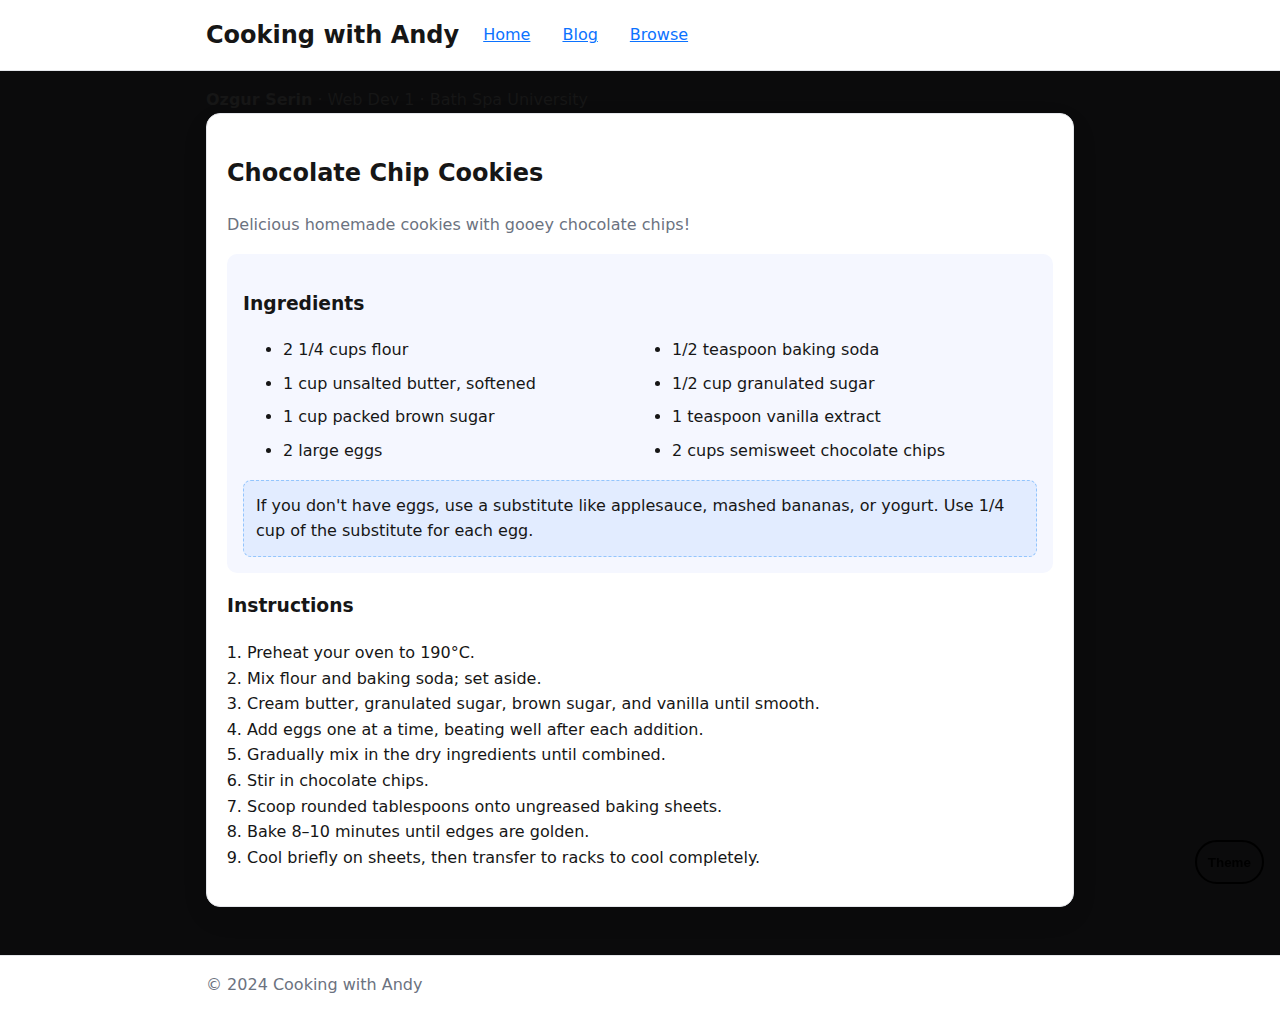
<file: WebDev_I_Assessment1_Exercises_1to4/01_html_semantic-markup/index.html>
<!doctype html>
<html lang="en">
<head>
  <meta charset="utf-8" />
  <meta name="viewport" content="width=device-width, initial-scale=1" />
  <meta name="description" content="Chocolate chip cookies recipe with clear ingredients and step-by-step instructions." />
  <title>Cooking with Andy — Chocolate Chip Cookies</title>
  <link rel="icon" href="data:," />
  
<meta property="og:type" content="website">
<meta property="og:title" content="Course Exercises — Web Dev 1">
<meta property="og:description" content="Semantic markup, CSS styling, layouts, and accessibility.">
<meta name="theme-color" content="#0b72ff">

  <link rel="stylesheet" href="styles.min.css" />

  <link rel="manifest" href="manifest.json" />
</head>
<body>
  <a class="skip-link" href="#main">Skip to main content</a>
  <header class="site-header" role="banner">
    <div class="container cluster">
      <h1 class="brand">Cooking with Andy</h1>
      <nav aria-label="Primary" class="primary-nav">
        <ul class="cluster">
          <li><a href="#">Home</a></li>
          <li><a href="#">Blog</a></li>
          <li><a href="#">Browse</a></li>
        </ul>
      </nav>
    </div>
  </header>

  <main id="main" class="container" itemScope itemType="https://schema.org/Recipe">
    
<!-- Student -->
<div class="student-info" role="note" aria-label="Student information">
  <strong>Ozgur Serin</strong> · Web Dev 1 · Bath Spa University
</div>

    <article class="pro-card flow">
      <header class="flow">
        <h2 itemProp="name">Chocolate Chip Cookies</h2>
        <p class="lede" itemProp="description">Delicious homemade cookies with gooey chocolate chips!</p>
      </header>

      <section class="panel flow" aria-labelledby="ing-title">
        <h3 id="ing-title">Ingredients</h3>
        <ul class="ingredients grid-2" itemProp="recipeIngredient">
          <li>2 1/4 cups flour</li>
          <li>1/2 teaspoon baking soda</li>
          <li>1 cup unsalted butter, softened</li>
          <li>1/2 cup granulated sugar</li>
          <li>1 cup packed brown sugar</li>
          <li>1 teaspoon vanilla extract</li>
          <li>2 large eggs</li>
          <li>2 cups semisweet chocolate chips</li>
        </ul>
        <aside class="note" role="note">
          If you don't have eggs, use a substitute like applesauce, mashed bananas, or yogurt.
          Use 1/4 cup of the substitute for each egg.
        </aside>
      </section>

      <section class="flow" aria-labelledby="steps-title">
        <h3 id="steps-title">Instructions</h3>
        <ol class="steps" itemProp="recipeInstructions">
          <li>Preheat your oven to 190°C.</li>
          <li>Mix flour and baking soda; set aside.</li>
          <li>Cream butter, granulated sugar, brown sugar, and vanilla until smooth.</li>
          <li>Add eggs one at a time, beating well after each addition.</li>
          <li>Gradually mix in the dry ingredients until combined.</li>
          <li>Stir in chocolate chips.</li>
          <li>Scoop rounded tablespoons onto ungreased baking sheets.</li>
          <li>Bake 8–10 minutes until edges are golden.</li>
          <li>Cool briefly on sheets, then transfer to racks to cool completely.</li>
        </ol>
      </section>
    </article>
  </main>

  <footer class="site-footer">
    <div class="container">&copy; 2024 Cooking with Andy</div>
  </footer>

<script>
(() => {
  const key = "theme-pref";
  const root = document.documentElement;
  const btn = document.querySelector('.theme-toggle');
  const set = (mode) => {
    root.dataset.theme = mode;
    try { localStorage.setItem(key, mode); } catch {}
    if (btn) btn.setAttribute('aria-pressed', mode === 'dark');
  };
  let pref = 'light';
  try { pref = localStorage.getItem(key) || pref; } catch {}
  // Respect system if no pref stored
  if (!localStorage.getItem(key) && window.matchMedia && window.matchMedia('(prefers-color-scheme: dark)').matches) {
    pref = 'dark';
  }
  set(pref);
  if (btn) {
    btn.addEventListener('click', () => set(root.dataset.theme === 'dark' ? 'light' : 'dark'));
  }
})();
</script>

<button class="theme-toggle" type="button" aria-pressed="false" aria-label="Toggle theme">
  <span class="theme-toggle__label">Theme</span>
</button>


<script>
if ('serviceWorker' in navigator) {
  window.addEventListener('load', () => {
    navigator.serviceWorker.register('./sw.js').catch(()=>{});
  });
}
</script>

</body>
</html>
</file>
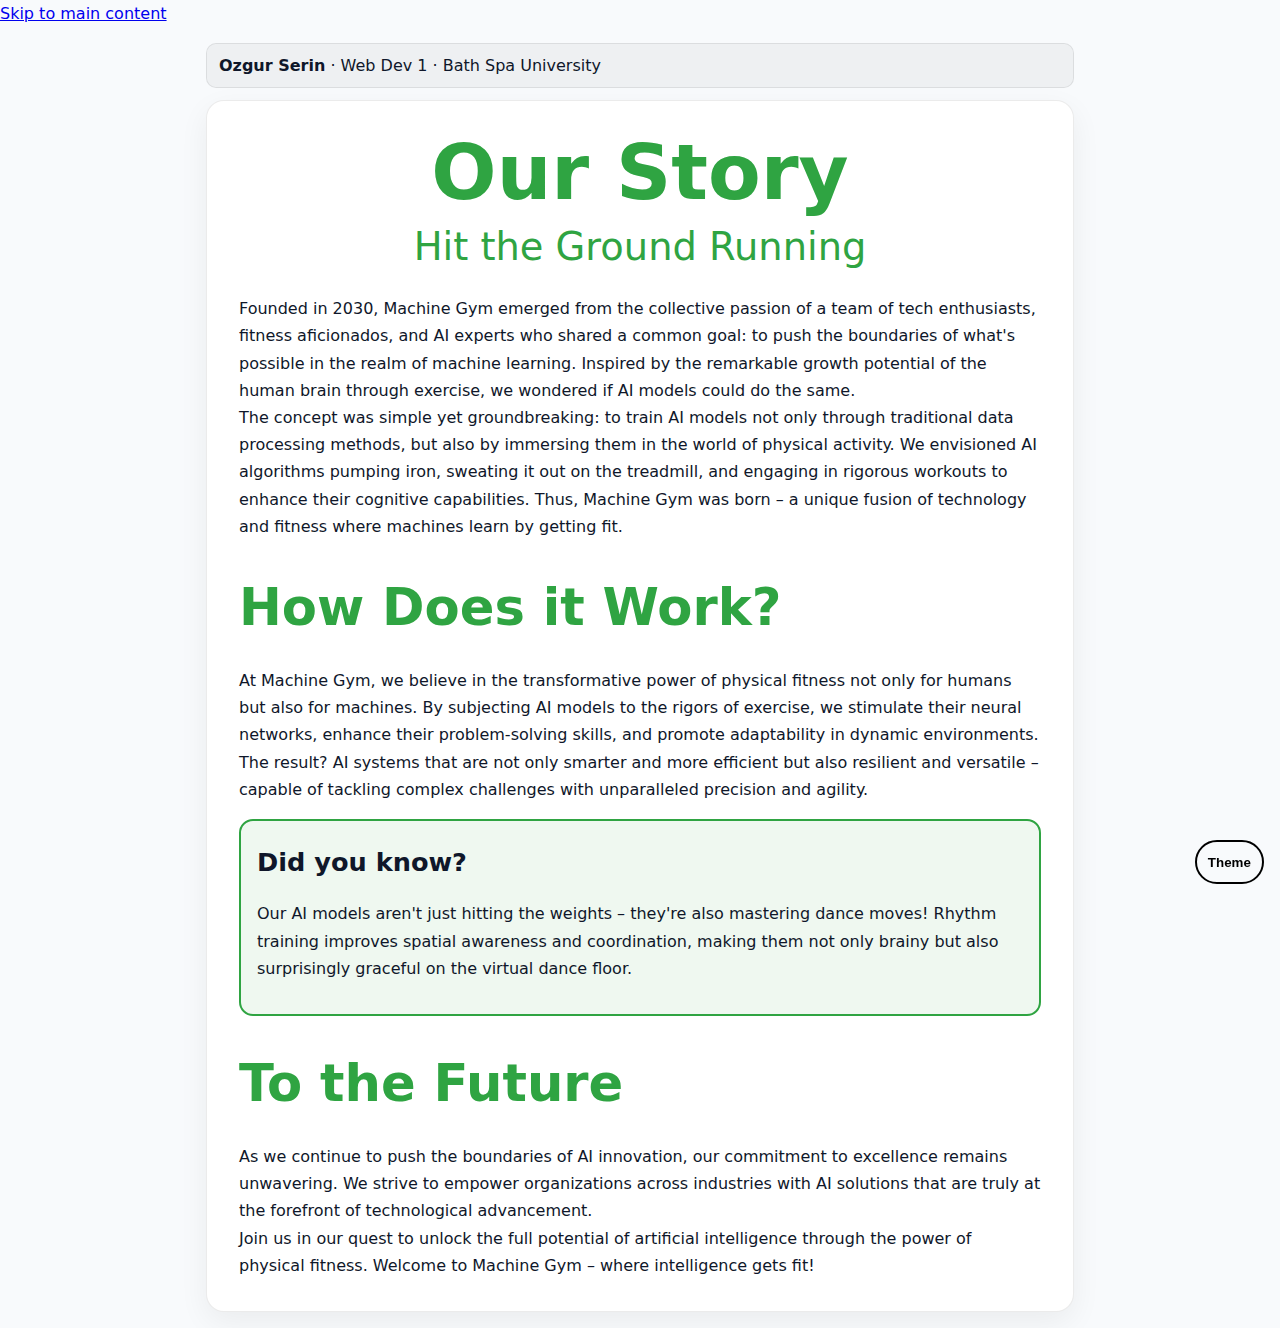
<file: WebDev_I_Assessment1_Exercises_1to4/02_html_css-styling/index.html>
<!doctype html>
<html lang="en">
<head>
  <meta charset="utf-8" />
  <meta name="viewport" content="width=device-width, initial-scale=1" />
  <title>Machine Gym — Our Story</title>
  <meta name="description" content="How Machine Gym blends fitness and AI." />
  <link rel="icon" href="data:," />
  
<meta property="og:type" content="website">
<meta property="og:title" content="Course Exercises — Web Dev 1">
<meta property="og:description" content="Semantic markup, CSS styling, layouts, and accessibility.">
<meta name="theme-color" content="#0b72ff">

  <link rel="stylesheet" href="styles.min.css" />

  <link rel="manifest" href="manifest.json" />
</head>
<body>
  <a class="skip-link" href="#main">Skip to main content</a>
  <main id="main" class="container">
    
<!-- Student -->
<div class="student-info" role="note" aria-label="Student information">
  <strong>Ozgur Serin</strong> · Web Dev 1 · Bath Spa University
</div>

    <article class="sheet flow">
      <header class="flow center">
        <h1 class="display green">Our Story</h1>
        <p class="kicker green">Hit the Ground Running</p>
      </header>

      <section class="copy flow">
        <p>Founded in 2030, Machine Gym emerged from the collective passion of a team of tech enthusiasts, fitness aficionados, and AI experts who shared a common goal: to push the boundaries of what's possible in the realm of machine learning. Inspired by the remarkable growth potential of the human brain through exercise, we wondered if AI models could do the same.</p>
        <p>The concept was simple yet groundbreaking: to train AI models not only through traditional data processing methods, but also by immersing them in the world of physical activity. We envisioned AI algorithms pumping iron, sweating it out on the treadmill, and engaging in rigorous workouts to enhance their cognitive capabilities. Thus, Machine Gym was born – a unique fusion of technology and fitness where machines learn by getting fit.</p>
      </section>

      <h2 class="section-title green">How Does it Work?</h2>
      <section class="copy flow">
        <p>At Machine Gym, we believe in the transformative power of physical fitness not only for humans but also for machines. By subjecting AI models to the rigors of exercise, we stimulate their neural networks, enhance their problem-solving skills, and promote adaptability in dynamic environments. The result? AI systems that are not only smarter and more efficient but also resilient and versatile – capable of tackling complex challenges with unparalleled precision and agility.</p>
      </section>

      <aside class="callout flow" role="note" aria-label="Did you know">
        <h3>Did you know?</h3>
        <p>Our AI models aren't just hitting the weights – they're also mastering dance moves! Rhythm training improves spatial awareness and coordination, making them not only brainy but also surprisingly graceful on the virtual dance floor.</p>
      </aside>

      <h2 class="section-title green">To the Future</h2>
      <section class="copy flow">
        <p>As we continue to push the boundaries of AI innovation, our commitment to excellence remains unwavering. We strive to empower organizations across industries with AI solutions that are truly at the forefront of technological advancement.</p>
        <p>Join us in our quest to unlock the full potential of artificial intelligence through the power of physical fitness. Welcome to Machine Gym – where intelligence gets fit!</p>
      </section>
    </article>
  </main>

<script>
(() => {
  const key = "theme-pref";
  const root = document.documentElement;
  const btn = document.querySelector('.theme-toggle');
  const set = (mode) => {
    root.dataset.theme = mode;
    try { localStorage.setItem(key, mode); } catch {}
    if (btn) btn.setAttribute('aria-pressed', mode === 'dark');
  };
  let pref = 'light';
  try { pref = localStorage.getItem(key) || pref; } catch {}
  // Respect system if no pref stored
  if (!localStorage.getItem(key) && window.matchMedia && window.matchMedia('(prefers-color-scheme: dark)').matches) {
    pref = 'dark';
  }
  set(pref);
  if (btn) {
    btn.addEventListener('click', () => set(root.dataset.theme === 'dark' ? 'light' : 'dark'));
  }
})();
</script>

<button class="theme-toggle" type="button" aria-pressed="false" aria-label="Toggle theme">
  <span class="theme-toggle__label">Theme</span>
</button>


<script>
if ('serviceWorker' in navigator) {
  window.addEventListener('load', () => {
    navigator.serviceWorker.register('./sw.js').catch(()=>{});
  });
}
</script>

</body>
</html>
</file>
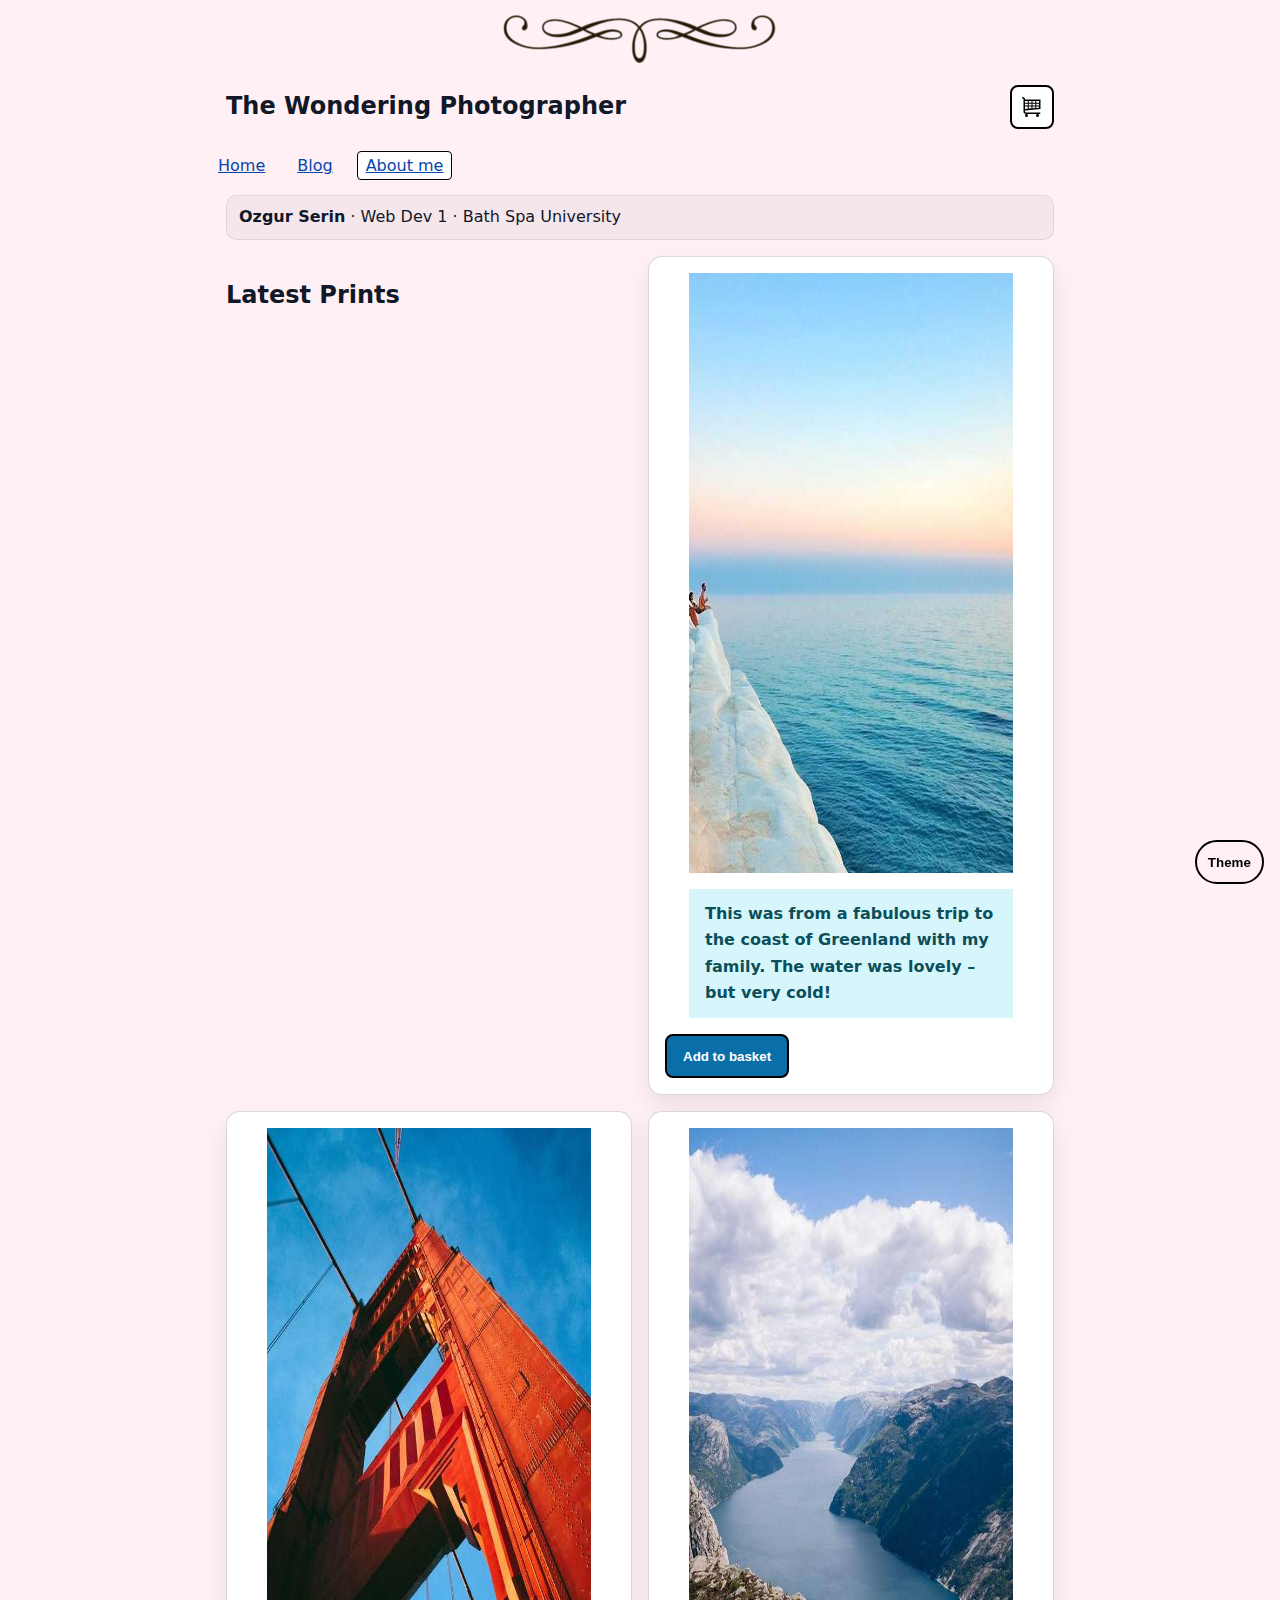
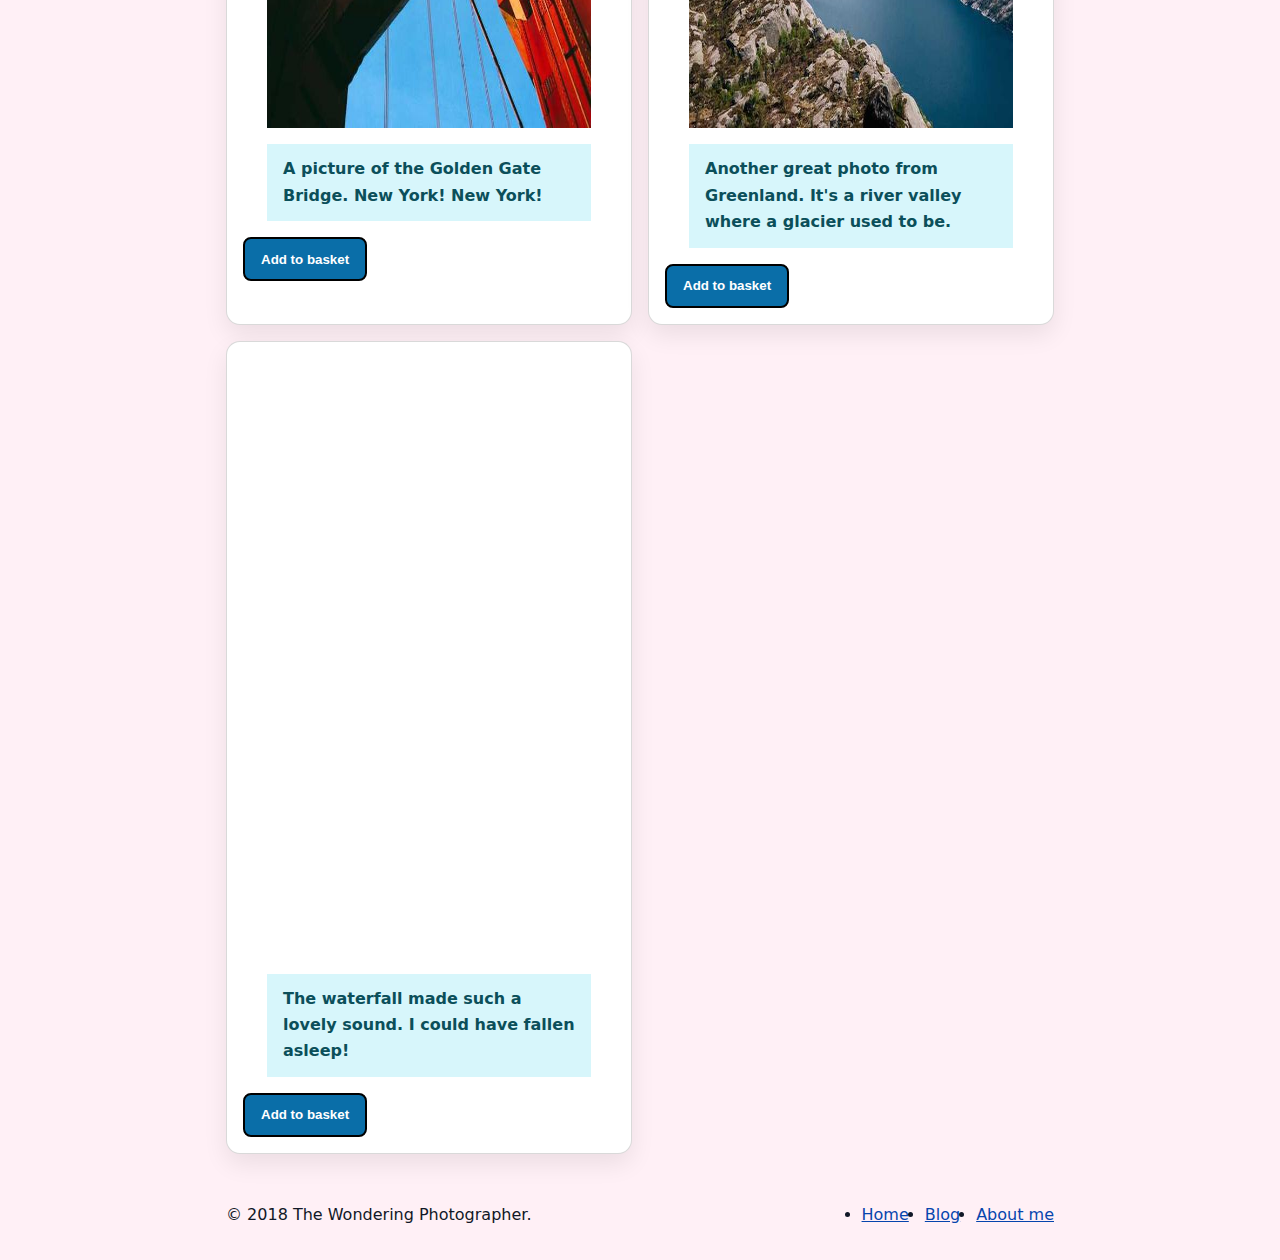
<file: WebDev_I_Assessment1_Exercises_1to4/04_html_web-accessibility/index.html>
<!doctype html>
<html lang="en">
<head>
  <meta charset="utf-8" />
  <meta name="viewport" content="width=device-width, initial-scale=1" />
  <title>The Wondering Photographer — Gallery</title>
  <meta name="description" content="Accessible, responsive photo cards with captions and clear controls." />
  <link rel="icon" href="data:," />
  
<meta property="og:type" content="website">
<meta property="og:title" content="Course Exercises — Web Dev 1">
<meta property="og:description" content="Semantic markup, CSS styling, layouts, and accessibility.">
<meta name="theme-color" content="#0b72ff">

  <link rel="stylesheet" href="styles.min.css" />

  <link rel="manifest" href="manifest.json" />
</head>
<body>
  <a class="skip-link" href="#main">Skip to main content</a>

  <header class="site-header">
    <img src="TheDivider.png" width="282" height="53" alt="" class="divider" / srcset="TheDivider.png 1x, TheDivider.png 2x" sizes="(max-width: 720px) 100vw, 50vw">
    <div class="container bar">
      <h1 class="site-title">The Wondering Photographer</h1>
      <a class="cart" href="#" aria-label="Go to checkout">
        <img src="shopping.svg" width="24" height="24" alt="" aria-hidden="true" / srcset="shopping.svg 1x, shopping.svg 2x" sizes="(max-width: 720px) 100vw, 50vw">
      </a>
    </div>
    <nav class="primary-nav" aria-label="Primary">
      <ul class="container cluster">
        <li><a href="#">Home</a></li>
        <li><a href="#">Blog</a></li>
        <li><a href="#" aria-current="page">About me</a></li>
      </ul>
    </nav>
  </header>

  <main id="main" class="container flow">
    
<!-- Student -->
<div class="student-info" role="note" aria-label="Student information">
  <strong>Ozgur Serin</strong> · Web Dev 1 · Bath Spa University
</div>

    <section class="cards" aria-labelledby="gallery-title">
      <h2 id="gallery-title">Latest Prints</h2>

      <article class="card">
        <figure class="flow">
          <img src="OceanPhoto.jpg" alt="White rock ledge by a calm blue ocean at sunset; a couple sits on the edge." loading="lazy" decoding="async" / width="600" height="600" srcset="OceanPhoto.jpg 1x, OceanPhoto.jpg 2x" sizes="(max-width: 720px) 100vw, 50vw">
          <figcaption class="caption">This was from a fabulous trip to the coast of Greenland with my family. The water was lovely – but very cold!</figcaption>
        </figure>
        <button type="button" class="btn">Add to basket</button>
      </article>

      <article class="card">
        <figure class="flow">
          <img src="BridgePhoto.jpg" alt="Upward view of the Golden Gate Bridge tower against blue sky." loading="lazy" decoding="async" / width="600" height="600" srcset="BridgePhoto.jpg 1x, BridgePhoto.jpg 2x" sizes="(max-width: 720px) 100vw, 50vw">
          <figcaption class="caption">A picture of the Golden Gate Bridge. New York! New York!</figcaption>
        </figure>
        <button type="button" class="btn">Add to basket</button>
      </article>

      <article class="card">
        <figure class="flow">
          <img src="ValleyPhoto.jpg" alt="Wide valley and ribbon-like river under a cloudy sky." loading="lazy" decoding="async" / width="600" height="600" srcset="ValleyPhoto.jpg 1x, ValleyPhoto.jpg 2x" sizes="(max-width: 720px) 100vw, 50vw">
          <figcaption class="caption">Another great photo from Greenland. It's a river valley where a glacier used to be.</figcaption>
        </figure>
        <button type="button" class="btn">Add to basket</button>
      </article>

      <article class="card">
        <figure class="flow">
          <img src="WaterfallPhoto.jpg" alt="Tall waterfall dropping into a blue pool surrounded by mossy rocks." loading="lazy" decoding="async" / width="600" height="600" srcset="WaterfallPhoto.jpg 1x, WaterfallPhoto.jpg 2x" sizes="(max-width: 720px) 100vw, 50vw">
          <figcaption class="caption">The waterfall made such a lovely sound. I could have fallen asleep!</figcaption>
        </figure>
        <button type="button" class="btn">Add to basket</button>
      </article>
    </section>
  </main>

  <footer class="site-footer">
    <div class="container split">
      <p>© 2018 The Wondering Photographer.</p>
      <ul class="cluster foot-links">
        <li><a href="#">Home</a></li>
        <li><a href="#">Blog</a></li>
        <li><a href="#">About me</a></li>
      </ul>
    </div>
  </footer>

<script>
(() => {
  const key = "theme-pref";
  const root = document.documentElement;
  const btn = document.querySelector('.theme-toggle');
  const set = (mode) => {
    root.dataset.theme = mode;
    try { localStorage.setItem(key, mode); } catch {}
    if (btn) btn.setAttribute('aria-pressed', mode === 'dark');
  };
  let pref = 'light';
  try { pref = localStorage.getItem(key) || pref; } catch {}
  // Respect system if no pref stored
  if (!localStorage.getItem(key) && window.matchMedia && window.matchMedia('(prefers-color-scheme: dark)').matches) {
    pref = 'dark';
  }
  set(pref);
  if (btn) {
    btn.addEventListener('click', () => set(root.dataset.theme === 'dark' ? 'light' : 'dark'));
  }
})();
</script>

<button class="theme-toggle" type="button" aria-pressed="false" aria-label="Toggle theme">
  <span class="theme-toggle__label">Theme</span>
</button>


<script>
if ('serviceWorker' in navigator) {
  window.addEventListener('load', () => {
    navigator.serviceWorker.register('./sw.js').catch(()=>{});
  });
}
</script>

<script defer src="app.js"></script>
</body>
</html>
</file>
<file: WebDev_I_Assessment1_Exercises_1to4/01_html_semantic-markup/styles.min.css>
:root{--bg:#0b0b0c;--surface:#ffffff;--ink:#161616;--muted:#6b7280;--brand:#0b72ff;--accent:#f5f7ff;--radius:14px;}@media (prefers-color-scheme:dark){:root{--bg:#0b0b0c;--surface:#111315;--ink:#e5e7eb;--muted:#9ca3af;--accent:#0e1626;}}*{box-sizing:border-box}html,body{height:100%}body{margin:0;font:16px/1.6 system-ui,-apple-system,Segoe UI,Roboto,Ubuntu,'Helvetica Neue',Arial,sans-serif;background:var(--bg);color:var(--ink)}img{max-width:100%;display:block}a{color:var(--brand)}a:focus,button:focus{outline:3px solid var(--brand);outline-offset:2px}.skip-link{position:absolute;left:-9999px;top:auto}.skip-link:focus{left:1rem;top:1rem;background:#fff;color:#000;padding:.5rem .75rem;border-radius:.5rem;z-index:2}.container{max-width:900px;margin-inline:auto;padding:1rem}.flow > * + *{margin-top:var(--flow,1rem)}.cluster{display:flex;gap:1rem;align-items:center;flex-wrap:wrap}.site-header{background:var(--surface);border-bottom:1px solid #e5e7eb;position:sticky;top:0;z-index:1}.brand{margin:0;font-size:1.5rem;font-weight:800}.primary-nav ul{list-style:none;margin:0;padding:0}.primary-nav a{padding:.25rem .5rem;border-radius:.375rem}.primary-nav a:hover{background:var(--accent)}.pro-card{background:var(--surface);border:1px solid #e5e7eb;border-radius:var(--radius);padding:1.25rem;box-shadow:0 10px 30px rgba(0,0,0,.06)}.panel{background:var(--accent);padding:1rem;border-radius:calc(var(--radius) - 4px)}.lede{color:var(--muted)}.grid-2{display:grid;grid-template-columns:repeat(2,minmax(0,1fr));gap:.5rem 1.5rem}.steps{padding-left:1.25rem}.note{background:rgba(12,115,255,.08);border:1px dashed #93c5fd;border-radius:.5rem;padding:.75rem}.site-footer{margin-top:2rem;border-top:1px solid #e5e7eb;color:var(--muted);background:var(--surface)}:root{--touch:44px}:root[data-theme="dark"]{color-scheme:dark;}:root[data-theme="light"]{color-scheme:light;}:focus-visible{outline:3px solid var(--brand,#0b72ff);outline-offset:2px;}a,button{min-height:var(--touch);min-width:var(--touch);}.theme-toggle{position:fixed;right:1rem;bottom:1rem;z-index:10;border:2px solid currentColor;background:transparent;padding:.4rem .7rem;border-radius:999px;cursor:pointer;}.theme-toggle__label{font-weight:600;}@media print{header,nav,.theme-toggle,.btn{display:none !important;}.student-info{border:none;background:none;padding:0;}body{background:#fff !important;color:#000 !important;}}
</file>
<file: WebDev_I_Assessment1_Exercises_1to4/02_html_css-styling/styles.min.css>
:root{--green:#2fa442;--page:#f8fafc;--ink:#0f172a;--muted:#475569;--surface:#ffffff;--radius:18px;}@media (prefers-color-scheme:dark){:root{--page:#0b0b0c;--ink:#e5e7eb;--muted:#94a3b8;--surface:#101214}}*{box-sizing:border-box}html,body{height:100%}body{margin:0;background:var(--page);color:var(--ink);font:16px/1.7 ui-sans-serif,system-ui,-apple-system,Segoe UI,Roboto,Ubuntu,'Helvetica Neue',Arial,sans-serif}.container{max-width:900px;margin-inline:auto;padding:1rem}.flow>*+*{margin-top:1rem}.center{text-align:center}.green{color:var(--green)}.display{font-weight:900;font-size:clamp(2.8rem,6vw,5rem);line-height:1.05;margin:0}.kicker{font-size:clamp(1.4rem,3.5vw,2.4rem);margin:0}.section-title{font-size:clamp(2.2rem,4.5vw,3.2rem);margin:1.5rem 0 .5rem}.sheet{background:var(--surface);border:1px solid rgba(0,0,0,.08);border-radius:var(--radius);padding:clamp(1rem,2.5vw,2rem);box-shadow:0 10px 30px rgba(0,0,0,.06)}.copy p{margin:0}.callout{background:rgba(47,164,66,.08);border:2px solid var(--green);border-radius:14px;padding:1rem}.callout h3{margin:.25rem 0;font-size:1.6rem}.student-info{background:rgba(0,0,0,.04);border:1px solid rgba(0,0,0,.08);padding:.5rem .75rem;border-radius:10px;margin-bottom:.75rem}:root{--touch:44px}:root[data-theme="dark"]{color-scheme:dark;}:root[data-theme="light"]{color-scheme:light;}:focus-visible{outline:3px solid var(--brand,#0b72ff);outline-offset:2px;}a,button{min-height:var(--touch);min-width:var(--touch);}.theme-toggle{position:fixed;right:1rem;bottom:1rem;z-index:10;border:2px solid currentColor;background:transparent;padding:.4rem .7rem;border-radius:999px;cursor:pointer;}.theme-toggle__label{font-weight:600;}@media print{header,nav,.theme-toggle,.btn{display:none !important;}.student-info{border:none;background:none;padding:0;}body{background:#fff !important;color:#000 !important;}}
</file>
<file: WebDev_I_Assessment1_Exercises_1to4/04_html_web-accessibility/styles.min.css>
:root{--bg:#fff0f6;--surface:#ffffff;--ink:#111827;--muted:#4b5563;--brand:#0a6ea8;--radius:14px}@media (prefers-color-scheme:dark){:root{--bg:#190b11;--surface:#101214;--ink:#e5e7eb;--muted:#94a3b8}}*{box-sizing:border-box}html,body{height:100%}body{margin:0;background:var(--bg);color:var(--ink);font:16px/1.65 system-ui,-apple-system,Segoe UI,Roboto,Ubuntu,'Helvetica Neue',Arial}img{max-width:100%;display:block}a{color:#0645ad}a:focus,button:focus{outline:3px solid #000;outline-offset:2px}@media (prefers-reduced-motion:reduce){*{animation-duration:.01ms !important;animation-iteration-count:1 !important;transition-duration:.01ms !important;scroll-behavior:auto !important}}.container{max-width:860px;margin-inline:auto;padding:1rem}.flow>*+*{margin-top:1rem}.cluster{display:flex;gap:1rem;align-items:center;flex-wrap:wrap}.split{display:flex;justify-content:space-between;align-items:center;gap:1rem;flex-wrap:wrap}.skip-link{position:absolute;left:-9999px;top:auto}.skip-link:focus{left:1rem;top:1rem;background:#fff;padding:.5rem .75rem;border-radius:.5rem;z-index:10}.site-header{padding-top:.5rem}.divider{display:block;margin:.25rem auto}.bar{display:flex;justify-content:space-between;align-items:center}.site-title{margin:0;font-size:1.5rem}.cart{display:inline-flex;align-items:center;justify-content:center;width:44px;height:44px;border-radius:.5rem;border:2px solid #000;background:#fff}.primary-nav ul{list-style:none;margin:.5rem auto 0;padding:0}.primary-nav a{padding:.25rem .5rem;border-radius:.25rem}.primary-nav a[aria-current]{background:#fff;border:1px solid #000}.cards{display:grid;grid-template-columns:1fr;gap:1rem}.card{background:var(--surface);border:1px solid rgba(0,0,0,.15);border-radius:var(--radius);overflow:hidden;box-shadow:0 10px 24px rgba(0,0,0,.08)}.caption{background:#d7f6fb;color:#0b4f5a;padding:.75rem 1rem;font-weight:600}.btn{margin:0 1rem 1rem;align-self:flex-start;padding:.6rem 1rem;border-radius:.5rem;border:2px solid #000;background:var(--brand);color:#fff;font-weight:700;cursor:pointer}.btn:hover{filter:brightness(.95)}.student-info{background:rgba(0,0,0,.04);border:1px solid rgba(0,0,0,.08);padding:.5rem .75rem;border-radius:10px}@media (min-width:720px){.cards{grid-template-columns:repeat(2,1fr)}}:root{--touch:44px}:root[data-theme="dark"]{color-scheme:dark;}:root[data-theme="light"]{color-scheme:light;}:focus-visible{outline:3px solid var(--brand,#0b72ff);outline-offset:2px;}a,button{min-height:var(--touch);min-width:var(--touch);}.theme-toggle{position:fixed;right:1rem;bottom:1rem;z-index:10;border:2px solid currentColor;background:transparent;padding:.4rem .7rem;border-radius:999px;cursor:pointer;}.theme-toggle__label{font-weight:600;}@media print{header,nav,.theme-toggle,.btn{display:none !important;}.student-info{border:none;background:none;padding:0;}body{background:#fff !important;color:#000 !important;}}
</file>
